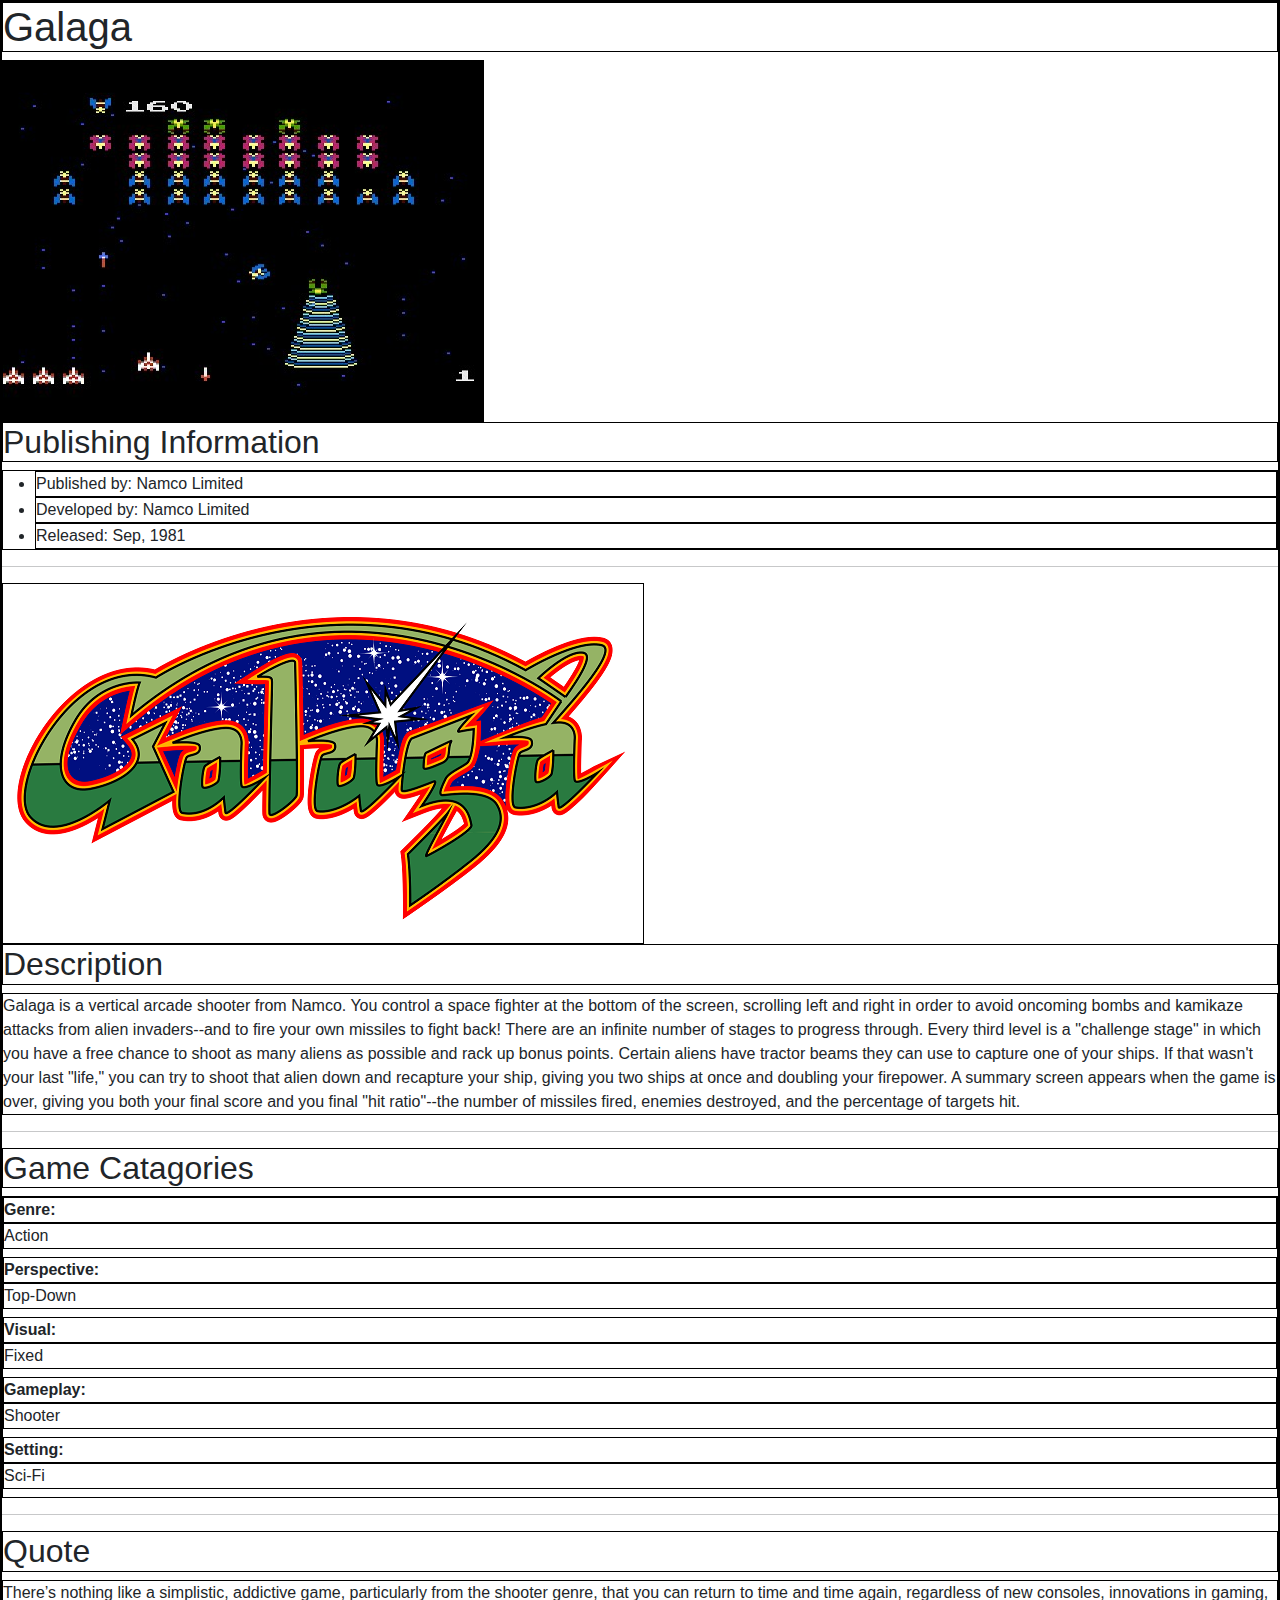
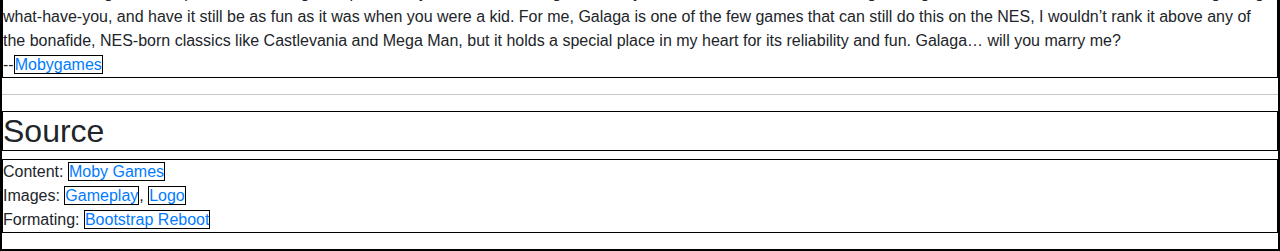
<file: galaga/index.html>
<!DOCTYPE html>
<html lang="en">
    <head>
        <title>Galaga</title>
        <meta charset = "utf-8">
        <link rel ="stylesheet" type="text/css" href = "bootstrapReboot.css">
    </head>
    <body>
        <h1>Galaga</h1>
        <img src = "images/gameplay.jpg" alt = "Galaga gameplay">
        <h2>
            Publishing Information
        </h2>
        <ul>
            <li>
                Published by: Namco Limited
            </li>
            <li>
                 Developed by: Namco Limited
            </li>
            <li>
                Released: Sep, 1981
            </li>
        </ul>
        <hr>
        <img src = "images/Galaga_logo.png" alt="Galaga Logo">
        <h2>Description</h2>
        <p>
            Galaga is a vertical arcade shooter from Namco. You control a space fighter at the bottom of the screen,
            scrolling left and right in order to avoid oncoming bombs and kamikaze attacks from alien invaders--and 
            to fire your own missiles to fight back! There are an infinite number of stages to progress through. Every 
            third level is a "challenge stage" in which you have a free chance to shoot as many aliens as possible and 
            rack up bonus points. Certain aliens have tractor beams they can use to capture one of your ships. If that 
            wasn't your last "life," you can try to shoot that alien down and recapture your ship, giving you two ships 
            at once and doubling your firepower. A summary screen appears when the game is over, giving you both
            your final score and you final "hit ratio"--the number of missiles fired, enemies destroyed, and the
            percentage of targets hit.
        </p>
        <hr>
        <h2>Game Catagories</h2>
        <dl>
            <dt>Genre: </dt><dd>Action</dd>
            <dt>Perspective: </dt><dd>Top-Down</dd>
            <dt>Visual: </dt><dd>Fixed</dd>
            <dt>Gameplay: </dt><dd>Shooter</dd>
            <dt>Setting: </dt><dd>Sci-Fi</dd>
        </dl>
        <hr>
        <h2>Quote</h2>
        <blockquote>
            There’s nothing like a simplistic, addictive game, particularly from the shooter genre, that you can return to 
            time and time again, regardless of new consoles, innovations in gaming, what-have-you, and have it still be as 
            fun as it was when you were a kid. For me, Galaga is one of the few games that can still do this on the NES, I 
            wouldn’t rank it above any of the bonafide, NES-born classics like Castlevania and Mega Man, but it holds a 
            special place in my heart for its reliability and fun. Galaga… will you marry me?<br>
            --<a href="https://www.mobygames.com/mobyrank/source/sourceId,2123/">Mobygames</a>
        </blockquote>
        <hr>
        <h2>Source</h2>
        <p>
            Content: <a href = "https://www.mobygames.com/game/galaga">Moby Games</a><br>
            Images: <a href = "https://www.youtube.com/watch?v=dvjapcHsqXY">Gameplay</a>, 
            <a href="https://commons.wikimedia.org/wiki/File:Galaga_logo.svg">Logo</a><br>
            Formating: <a href = "https://github.com/twbs/bootstrap/blob/master/dist/css/bootstrap-reboot.css">Bootstrap Reboot</a>
        </p>
    </body>
</html>
</file>
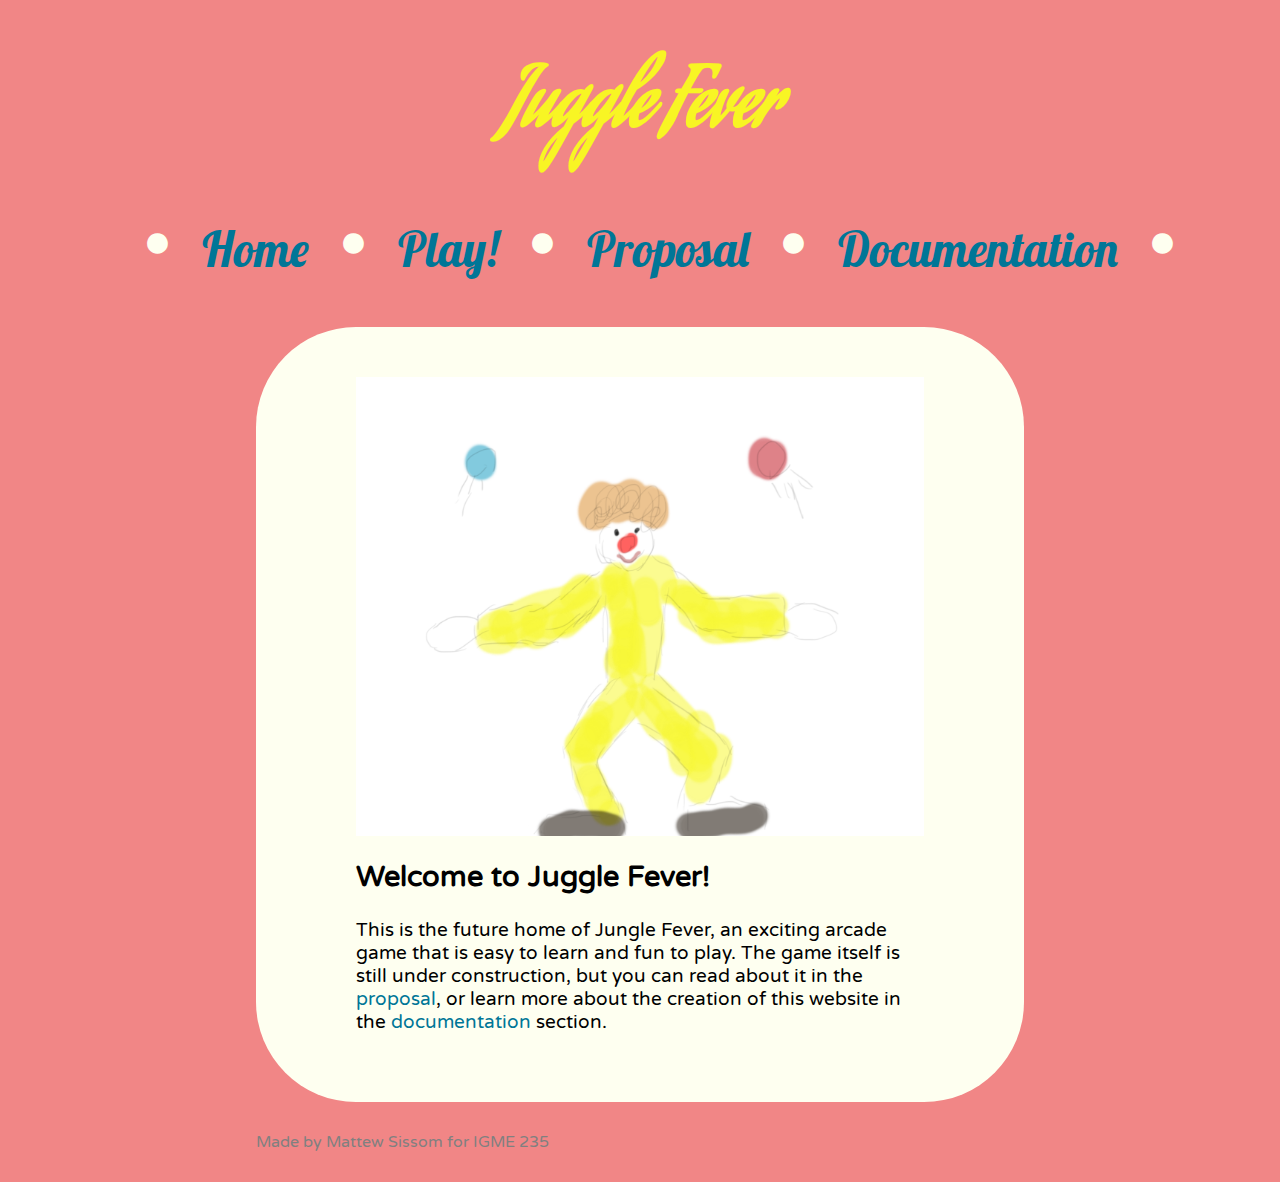
<file: project1/index.html>
<!DOCTYPE html>
<html lang="en">
    <head>
        <title>
            Juggle Fever
        </title>
        <meta charset="utf-8">
        <link href="https://fonts.googleapis.com/css?family=Aguafina+Script%7CLobster%7CVarela+Round&display=swap" rel="stylesheet">
        <link rel="stylesheet" type="text/css" href="css/main.css">
    </head>
    <body>
    <div id=content>
        <header>
            <h1>Juggle Fever</h1>
            <nav>
                <ul>
                    <!--dividers help space out elements in an asthetically pleasing way. 
                        I tried to put them in using css so my html could be more semantic, 
                        but couldn't do it with my current abilites-->
                        <li class = divider>●</li>
                        <li><a href = "index.html" >Home</a></li>
                        <li class = divider>●</li>
                        <li><a href = "project.html" >Play!</a></li>
                        <li class = divider>●</li>
                        <li><a href = "proposal.html" >Proposal</a></li>
                        <li class = divider>●</li>
                        <li><a href = "documentation.html" >Documentation</a></li>
                        <li class = divider>●</li>
                </ul>
            </nav>
        </header>
        <article id = welcome>
            <img id="clown1" src = "media/clown1.png" alt = "image of clown juggling a few balls">
            <h2>
            Welcome to Juggle Fever! 
            </h2>
            <p>This is the future home of Jungle Fever, an exciting arcade game that is easy to learn and fun to play. 
                The game itself is still under construction, but you can read about it in the <a href="proposal.html">proposal</a>, or 
                learn more about the creation of this website in the <a href="documentation.html">documentation</a> section. </p>
        </article>
        <footer>
            Made by Mattew Sissom for IGME 235
        </footer>
    </div>
    <!--Workaround for a bug in chrome with transitions. 
    For more info see here: https://stackoverflow.com/questions/14389566/stop-css-transition-from-firing-on-page-load-->
    <script> </script>
    </body>
</html>
</file>
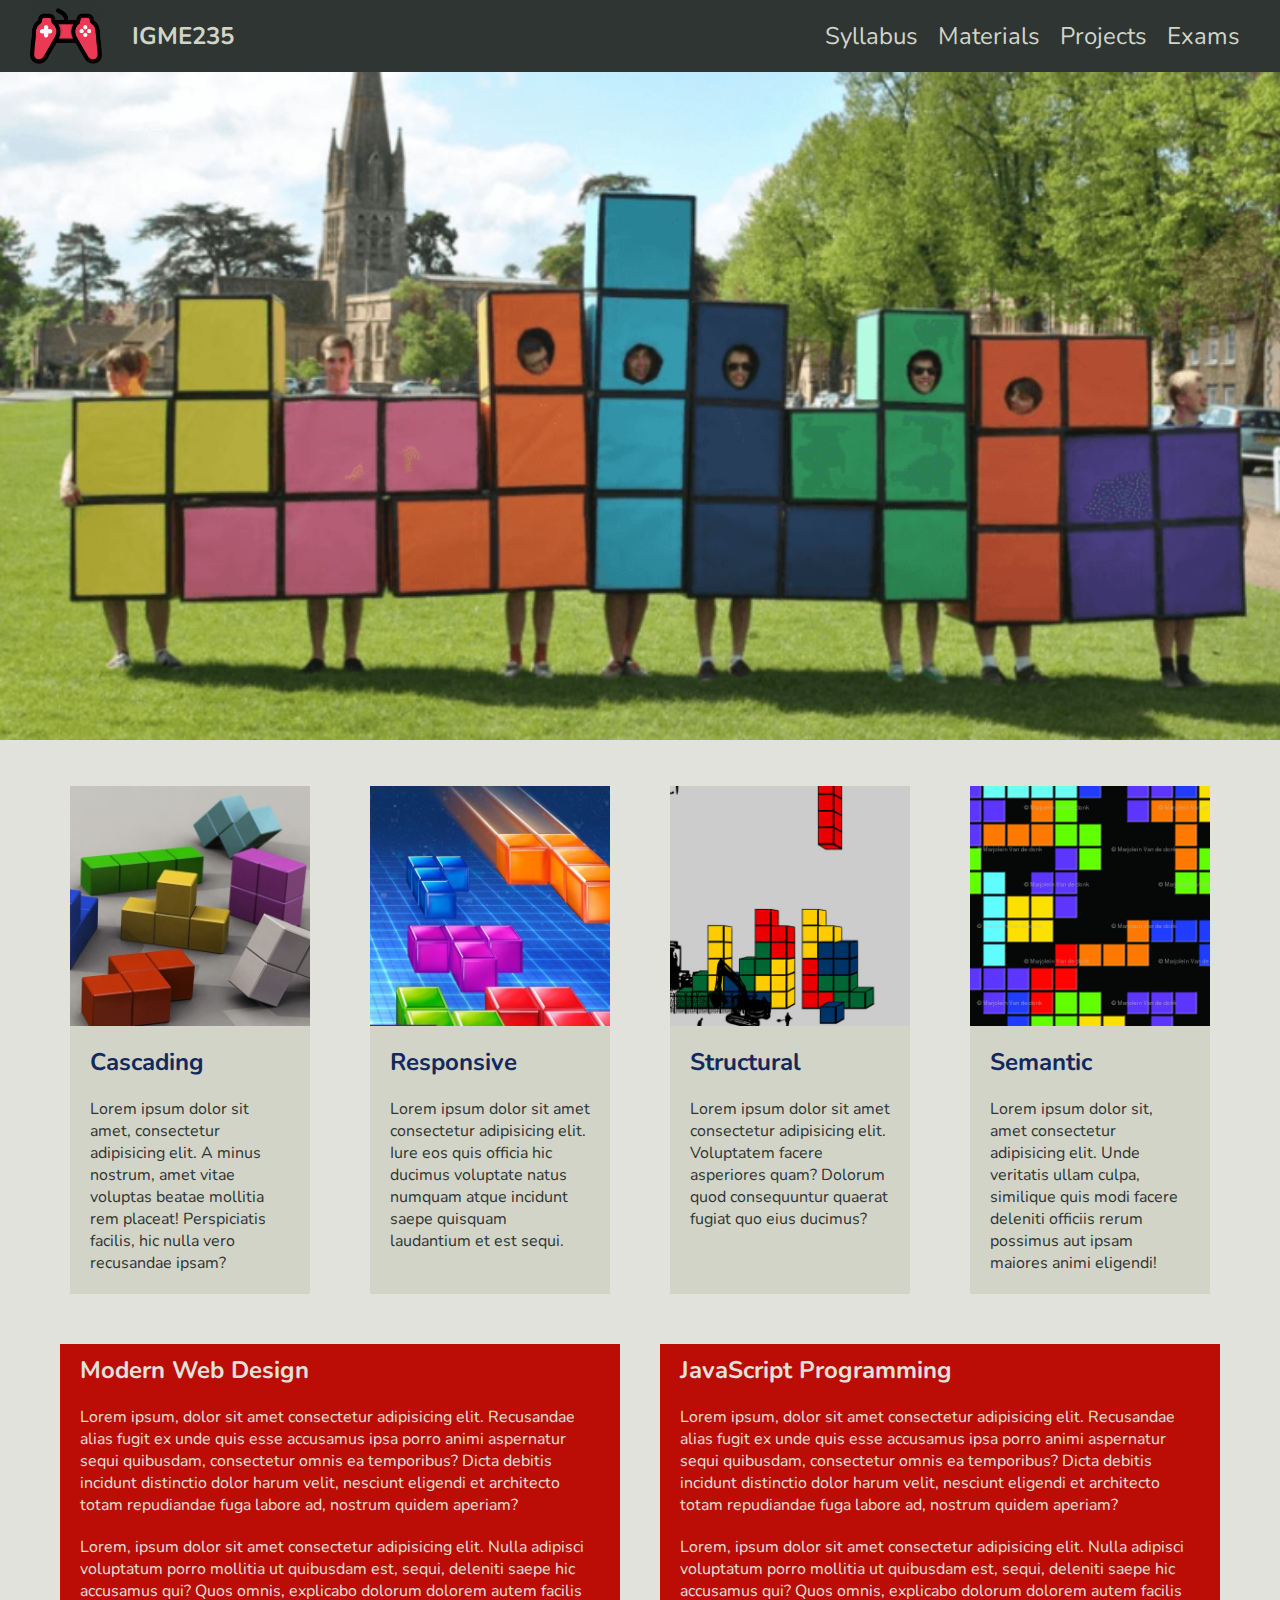
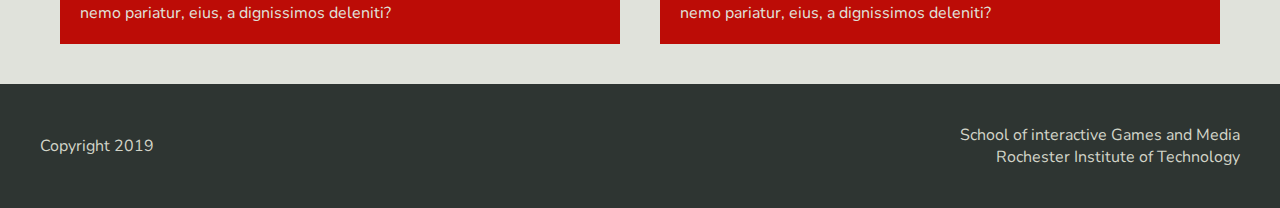
<file: specdesignhw/source/index.html>
<!DOCTYPE html>
<!--
    Matthew Sissom 2019
    URL: https://people.rit.edu/mes3585/235/specdesignhw/source
-->
<html lang="en">
<head>
    <meta charset="UTF-8">
    <meta name="viewport" content="width=device-width, initial-scale=1.0">
    <meta http-equiv="X-UA-Compatible" content="ie=edge">
    <link rel="stylesheet" type="text/css" href="style.css">
    <link href="https://fonts.googleapis.com/css?family=Nunito&display=swap" rel="stylesheet">
    <title>Document</title>
</head>
<body>
    <header>
        <div id="logoContainer">
            <img src="../sourceImages/206-512.png" alt="logo showing a red controller">
            <h1>
            IGME235
            </h1>
        </div>
        <nav>
        <ul>
            <li><a href="#">Syllabus</a></li>
            <li><a href="#">Materials</a></li>
            <li><a href="#">Projects</a></li>
            <li><a href="#">Exams</a></li>
        </ul>
        </nav>
    </header>
    <img id = "mainImage" src="../sourceImages/homemade-tetris-from-reddit-768x513.png" alt="men dressed in tetris costumes">
    <div id = "articlePreviews">
        <div class = "articlePreview">
            <img src="../sourceImages/tetris-hd-wallpapers-33758-3941517.jpg" alt="">
            <h2>Cascading</h2>
            <p>
            Lorem ipsum dolor sit amet, consectetur adipisicing elit. 
            A minus nostrum, amet vitae voluptas beatae mollitia rem 
            placeat! Perspiciatis facilis, hic nulla vero recusandae ipsam?
            </p>
        </div>
        <div class = "articlePreview">
            <img src="../sourceImages/tetris-hd-wallpapers-33758-4492289.jpg" alt="">
            <h2>Responsive</h2>
            <p>
            Lorem ipsum dolor sit amet consectetur adipisicing elit. 
            Iure eos quis officia hic ducimus voluptate natus numquam 
            atque incidunt saepe quisquam laudantium et est sequi.
            </p>
        </div>
        <div class = "articlePreview">
            <img src="../sourceImages/tetris-hd-wallpapers-33758-2927337.png" alt="">
            <h2>Structural</h2>
            <p>
            Lorem ipsum dolor sit amet consectetur adipisicing elit. 
            Voluptatem facere asperiores quam? Dolorum quod consequuntur 
            quaerat fugiat quo eius ducimus?
            </p>
        </div>
        <div class = "articlePreview">
            <img src="../sourceImages/tetris-hd-wallpapers-33758-972386.png" alt="">
            <h2>Semantic</h2>
            <p>
            Lorem ipsum dolor sit, amet consectetur adipisicing elit. 
            Unde veritatis ullam culpa, similique quis modi facere 
            deleniti officiis rerum possimus aut ipsam maiores animi 
            eligendi!
            </p>
        </div>
    </div>
    <div id = fullArticles>
        <article>
            <h2>
                Modern Web Design
            </h2>
            <p>
                Lorem ipsum, dolor sit amet consectetur adipisicing elit. 
                Recusandae alias fugit ex unde quis esse accusamus ipsa 
                porro animi aspernatur sequi quibusdam, consectetur omnis 
                ea temporibus? Dicta debitis incidunt distinctio dolor 
                harum velit, nesciunt eligendi et architecto totam repudiandae 
                fuga labore ad, nostrum quidem aperiam?
            </p>
            <p>
                Lorem, ipsum dolor sit amet consectetur adipisicing elit. 
                Nulla adipisci voluptatum porro mollitia ut quibusdam est, 
                sequi, deleniti saepe hic accusamus qui? Quos omnis, explicabo 
                dolorum dolorem autem facilis nemo pariatur, eius, a 
                dignissimos deleniti?
            </p>
        </article>
        <article>
            <h2>
                JavaScript Programming
            </h2>
            <p>
                Lorem ipsum, dolor sit amet consectetur adipisicing elit. 
                Recusandae alias fugit ex unde quis esse accusamus ipsa 
                porro animi aspernatur sequi quibusdam, consectetur omnis 
                ea temporibus? Dicta debitis incidunt distinctio dolor 
                harum velit, nesciunt eligendi et architecto totam repudiandae 
                fuga labore ad, nostrum quidem aperiam?
            </p>
            <p>
                Lorem, ipsum dolor sit amet consectetur adipisicing elit. 
                Nulla adipisci voluptatum porro mollitia ut quibusdam est, 
                sequi, deleniti saepe hic accusamus qui? Quos omnis, explicabo 
                dolorum dolorem autem facilis nemo pariatur, eius, a 
                dignissimos deleniti?
            </p>
        </article>
    </div>
    <footer>
        <p id = copyright>
            Copyright 2019
        </p>
        <p id = IgmeRit>
            School of interactive Games and Media<br>
            Rochester Institute of Technology
        </p>
    </footer>
</body>
</html>
</file>
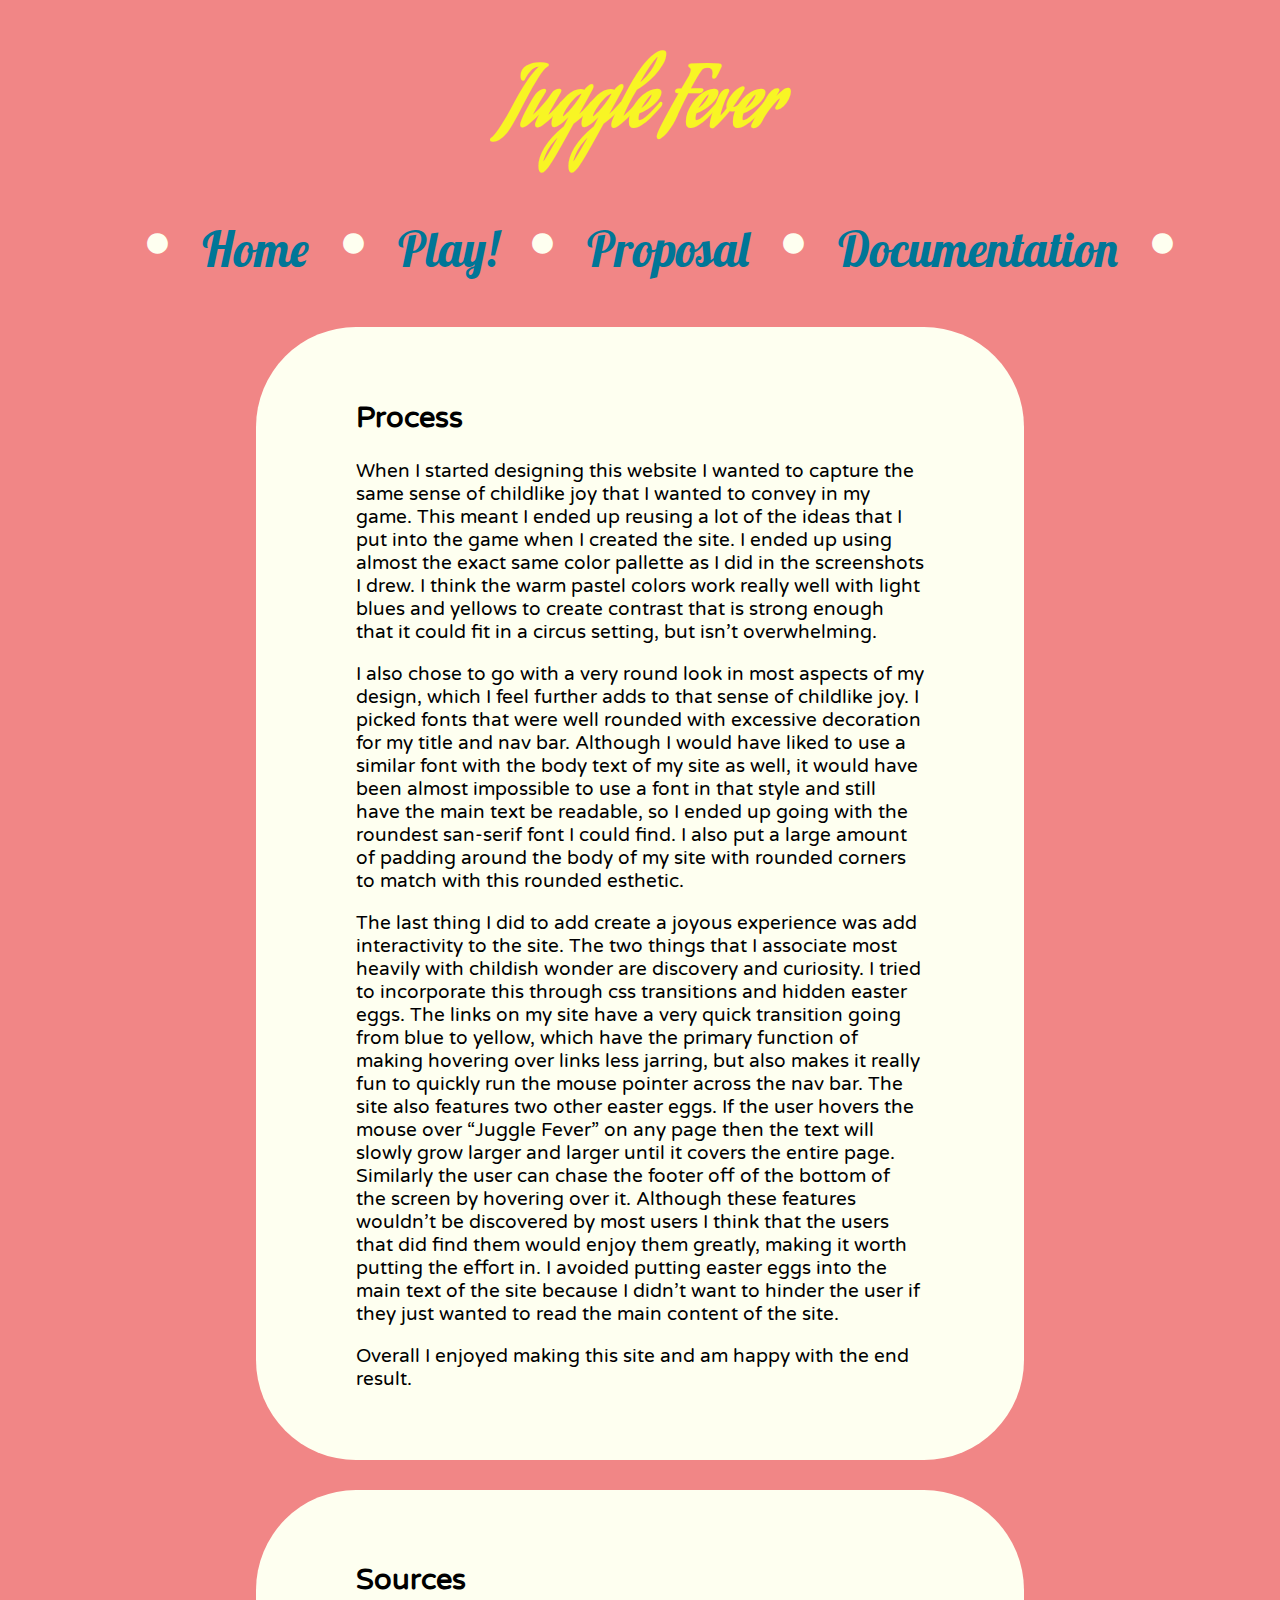
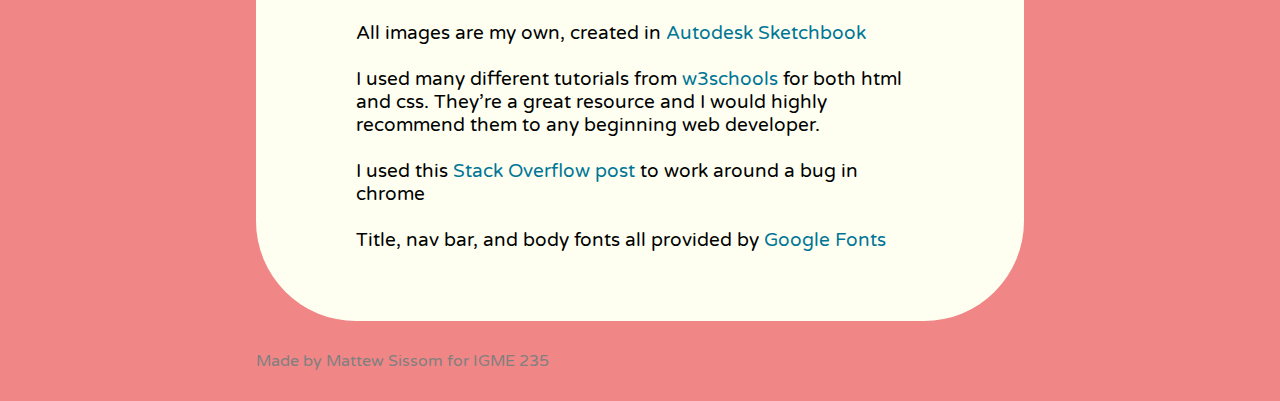
<file: project1/documentation.html>
<!DOCTYPE html>
<html lang="en">
    <head>
        <title>
            JF Documentation
        </title>
        <meta charset="utf-8">
        <link href="https://fonts.googleapis.com/css?family=Aguafina+Script%7CLobster%7CVarela+Round&display=swap" rel="stylesheet">
        <link rel="stylesheet" type="text/css" href="css/main.css">
    </head>
    <body>
    <div id=content>
        <header>
            <h1>Juggle Fever</h1>
            <nav>
                <ul>                    
                    <!--dividers help space out elements in an asthetically pleasing way. 
                    I tried to put them in using css so my html could be more semantic, 
                    but couldn't do it with my current abilites-->
                    <li class = divider>●</li>
                    <li><a href = "index.html" >Home</a></li>
                    <li class = divider>●</li>
                    <li><a href = "project.html" >Play!</a></li>
                    <li class = divider>●</li>
                    <li><a href = "proposal.html" >Proposal</a></li>
                    <li class = divider>●</li>
                    <li><a href = "documentation.html" >Documentation</a></li>
                    <li class = divider>●</li>
                    
                </ul>
            </nav>
        </header>
        <article>
            <h2>Process</h2>
            <p>
                When I started designing this website I wanted to capture the same sense of childlike joy that I wanted to convey in my game.
                 This meant I ended up reusing a lot of the ideas that I put into the game when I created the site. I ended up using almost 
                 the exact same color pallette as I did in the screenshots I drew. I think the warm pastel colors work really well with light 
                 blues and yellows to create contrast that is strong enough that it could fit in a circus setting, but isn’t overwhelming.
            </p>
            <p>
                I also chose to go with a very round look in most aspects of my design, which I feel further adds to that sense of childlike joy. 
                I picked fonts that were well rounded with excessive decoration for my title and nav bar. Although I would have liked to use a 
                similar font with the body text of my site as well, it would have been almost impossible to use a font in that style and still
                 have the main text be readable, so I ended up going with the roundest san-serif font I could find. I also put a large amount 
                 of padding around the body of my site with rounded corners to match with this rounded esthetic.
            </p>   
            <p>
                The last thing I did to add create a joyous experience was add interactivity to the site. The two things that I associate most 
                heavily with childish wonder are discovery and curiosity. I tried to incorporate this through css transitions and hidden easter 
                eggs. The links on my site have a very quick transition going from blue to yellow, which have the primary function of making 
                hovering over links less jarring, but also makes it really fun to quickly run the mouse pointer across the nav bar. The site 
                also features two other easter eggs. If the user hovers the mouse over “Juggle Fever” on any page then the text will slowly grow 
                larger and larger until it covers the entire page. Similarly the user can chase the footer off of the bottom of the screen by 
                hovering over it. Although these features wouldn’t be discovered by most users I think that the users that did find them would 
                enjoy them greatly, making it worth putting the effort in. I avoided putting easter eggs into the main text of the site because 
                I didn’t want to hinder the user if they just wanted to read the main content of the site. 
            </p>
            <p>
                Overall I enjoyed making this site and am happy with the end result. 
            </p>
        </article>
        <section>
            <h2>Sources</h2>
            <p>
                All images are my own, created in <a href="https://sketchbook.com/">Autodesk Sketchbook</a><br><br>

                I used many different tutorials from <a href ="https://www.w3schools.com/">w3schools</a> for both html and css. 
                They’re a great resource and I would highly recommend them to any beginning web developer.<br><br>
                    
                I used this <a href="https://stackoverflow.com/questions/14389566/stop-css-transition-from-firing-on-page-load">Stack Overflow post</a> to work around a bug in chrome<br><br>

                Title, nav bar, and body fonts all provided by <a href="https://fonts.google.com/?query=agua&selection.family=Aguafina+Script%7CLobster%7CVarela+Round">Google Fonts</a>
            </p>
        </section>
        <footer>
            Made by Mattew Sissom for IGME 235
        </footer>
    </div>
    <!--Workaround for a bug in chrome with transitions. 
    For more info see here: https://stackoverflow.com/questions/14389566/stop-css-transition-from-firing-on-page-load-->
    <script> </script>
    </body>
</html>
</file>
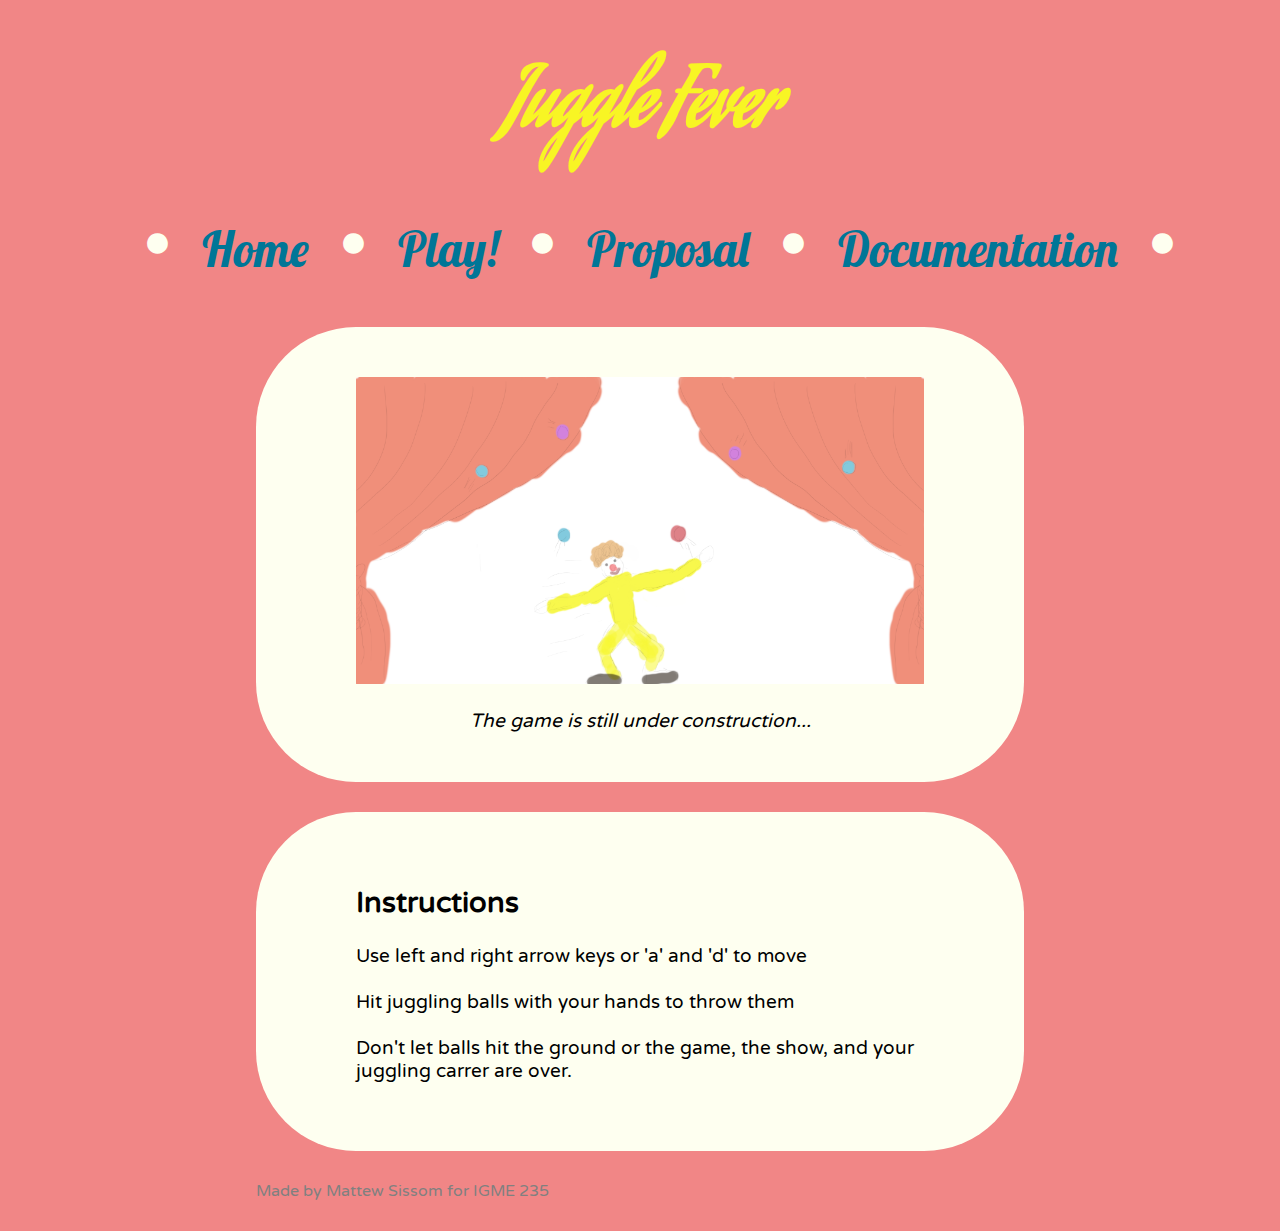
<file: project1/project.html>
<!DOCTYPE html>
<html lang="en">
    <head>
        <title>
            Juggle Fever
        </title>
        <meta charset="utf-8">
        <link href="https://fonts.googleapis.com/css?family=Aguafina+Script%7CLobster%7CVarela+Round&display=swap" rel="stylesheet">
        <link rel="stylesheet" type="text/css" href="css/main.css">
    </head>
    <body>
    <div id=content>
        <header>
            <h1>Juggle Fever</h1>
            <nav>
                <ul>                    
                    <!--dividers help space out elements in an asthetically pleasing way. 
                    I tried to put them in using css so my html could be more semantic, 
                    but couldn't do it with my current abilites-->
                    <li class = divider>●</li>
                    <li><a href = "index.html" >Home</a></li>
                    <li class = divider>●</li>
                    <li><a href = "project.html" >Play!</a></li>
                    <li class = divider>●</li>
                    <li><a href = "proposal.html" >Proposal</a></li>
                    <li class = divider>●</li>
                    <li><a href = "documentation.html" >Documentation</a></li>
                    <li class = divider>●</li>
                </ul>
            </nav>
        </header>
        <article class="screenshots">
            <img id = "gameImg" src="media/screenshot2.png" alt="temp image of gameplay">
            <p id = "underConstruction">
                The game is still under construction...
            </p>
        </article>
        <section>
            <h2>Instructions</h2>
            <p>
                Use left and right arrow keys or 'a' and 'd' to move<br><br>
                Hit juggling balls with your hands to throw them<br><br>
                Don't let balls hit the ground or the game, the show, and your juggling carrer are over. <br>
        </section>
        <footer>
            Made by Mattew Sissom for IGME 235
        </footer>
    </div>
    <!--Workaround for a bug in chrome with transitions. 
    For more info see here: https://stackoverflow.com/questions/14389566/stop-css-transition-from-firing-on-page-load-->
    <script> </script>
    </body>
</html>
</file>
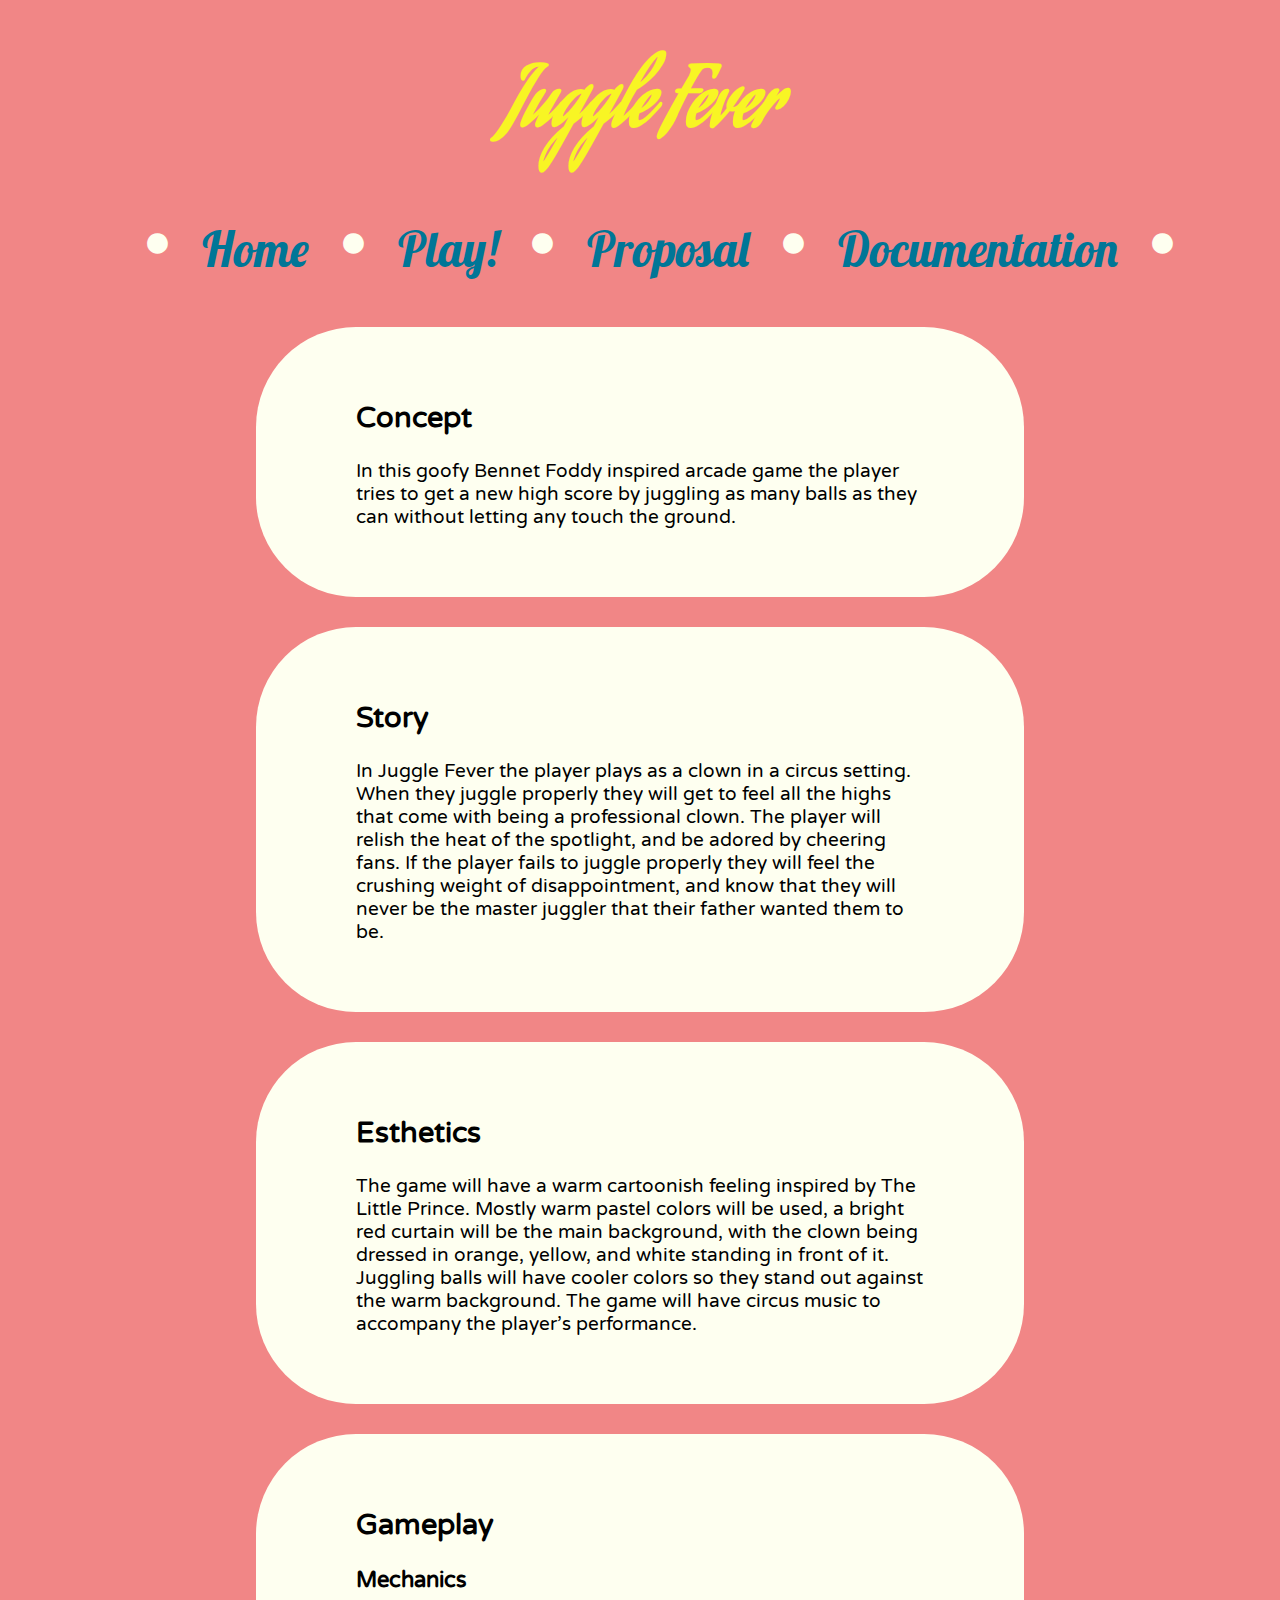
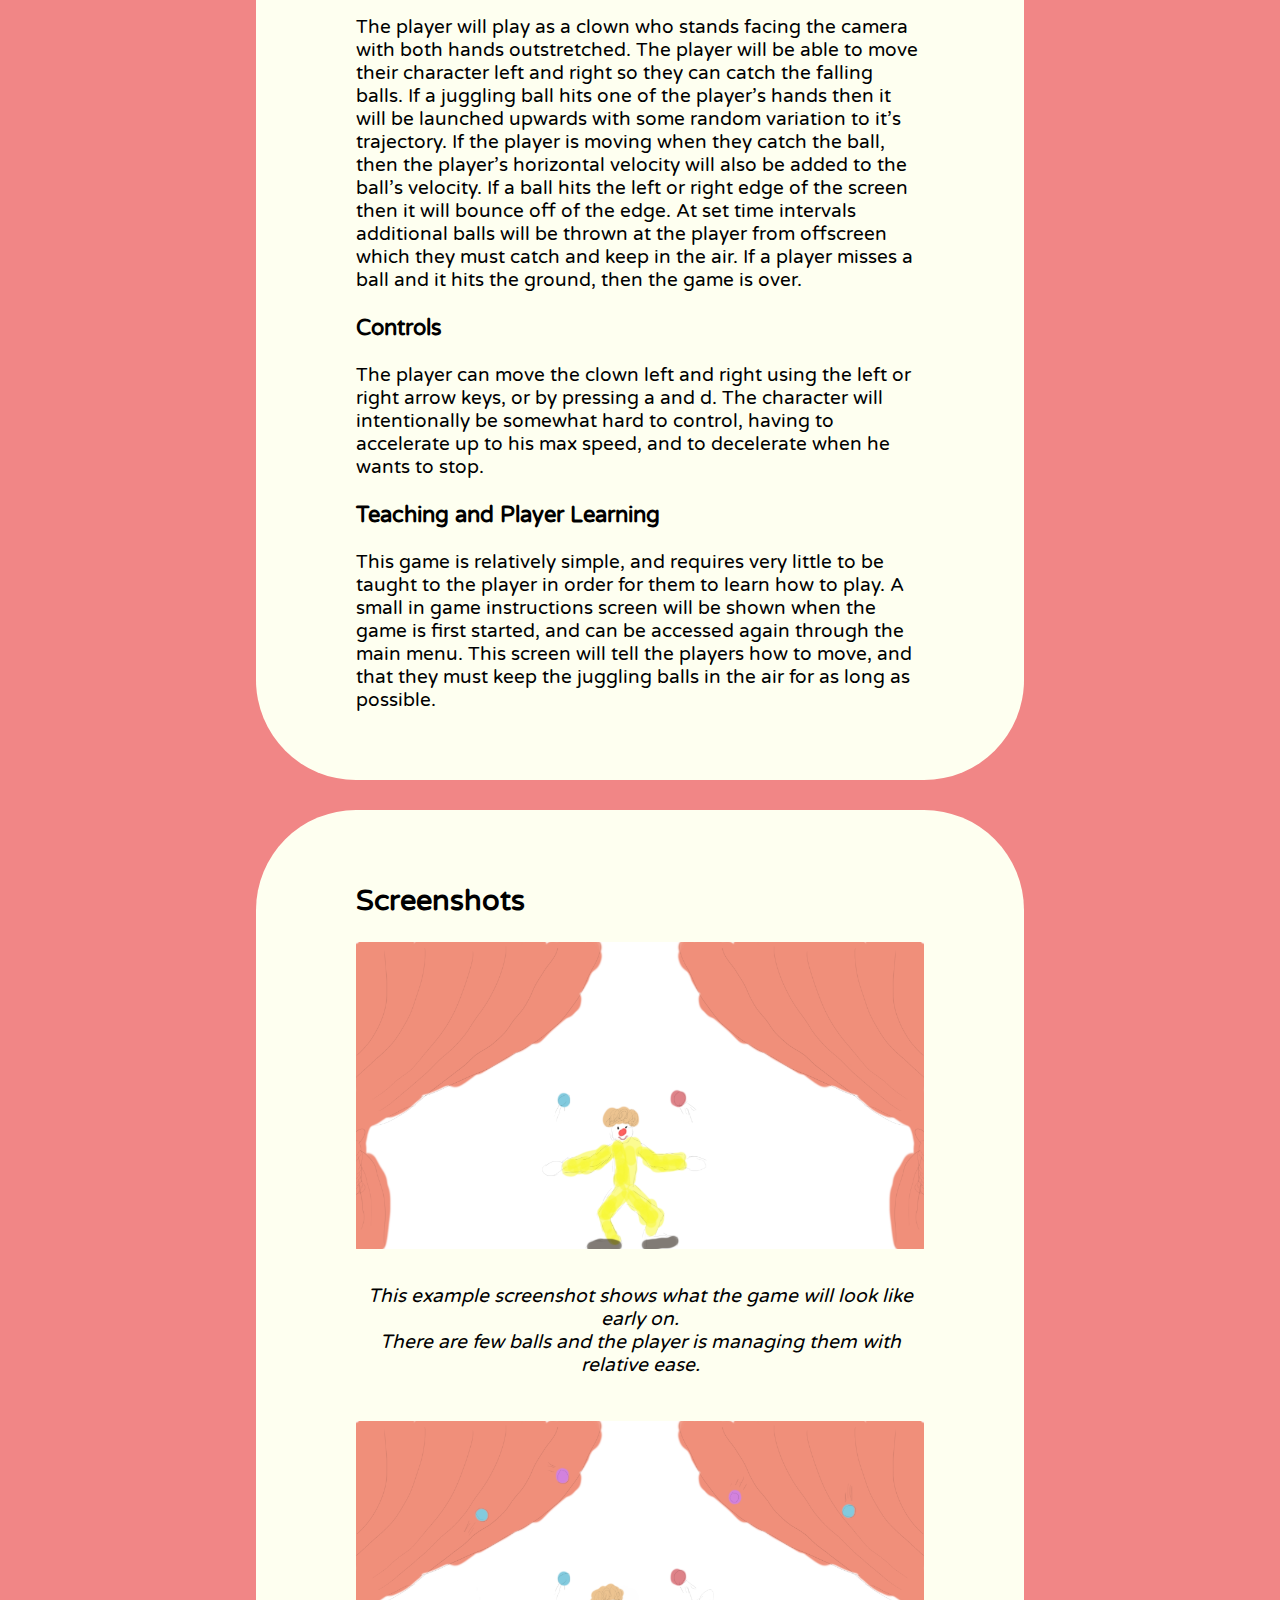
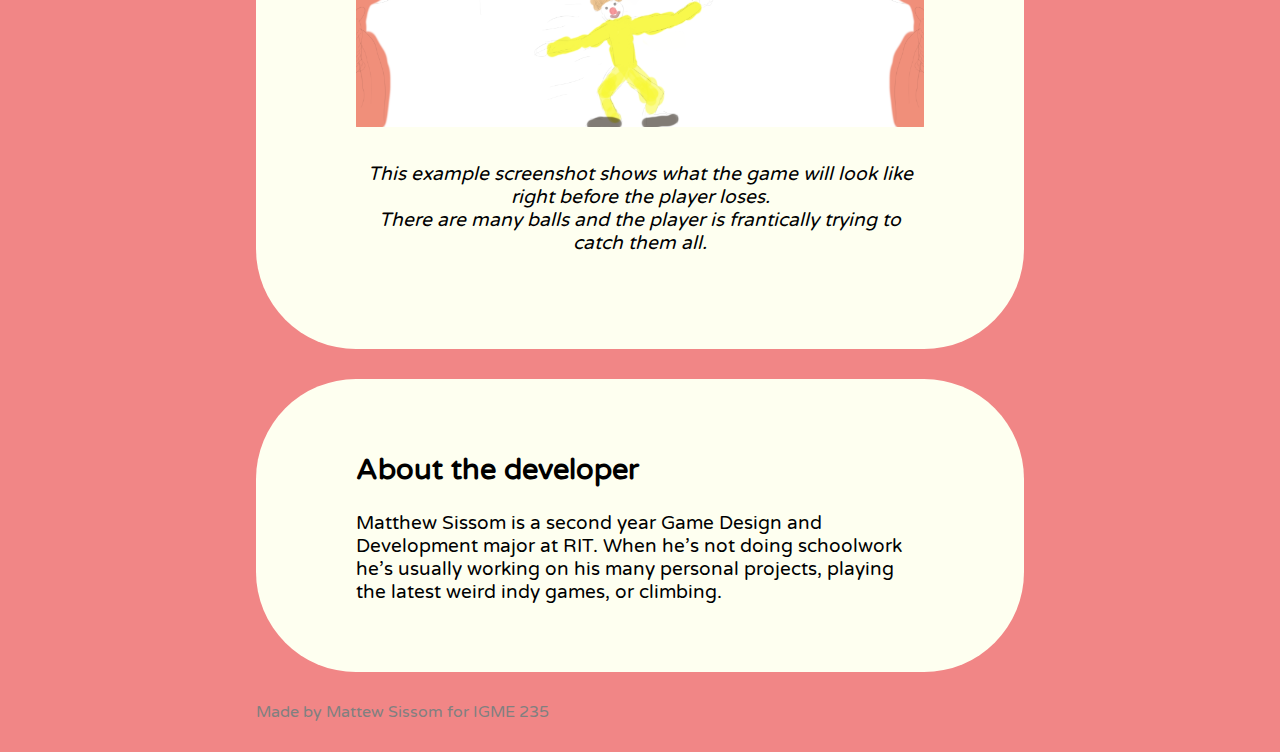
<file: project1/proposal.html>
<!DOCTYPE html>
<html lang="en">
    <head>
        <title>
            JF Proposal
        </title>
        <meta charset="utf-8">
        <link href="https://fonts.googleapis.com/css?family=Aguafina+Script%7CLobster%7CVarela+Round&display=swap" rel="stylesheet">
        <link rel="stylesheet" type="text/css" href="css/main.css">
    </head>
    <body>
    <div id=content>
        <header>
            <h1>Juggle Fever</h1>
            <nav>
                <ul>                    
                    <!--dividers help space out elements in an asthetically pleasing way. 
                    I tried to put them in using css so my html could be more semantic, 
                    but couldn't do it with my current abilites-->
                    <li class = divider>●</li>
                    <li><a href = "index.html" >Home</a></li>
                    <li class = divider>●</li>
                    <li><a href = "project.html" >Play!</a></li>
                    <li class = divider>●</li>
                    <li><a href = "proposal.html" >Proposal</a></li>
                    <li class = divider>●</li>
                    <li><a href = "documentation.html" >Documentation</a></li>
                    <li class = divider>●</li>
                </ul>
            </nav>
        </header>
            <section>
            <h2>Concept</h2>
            <p>
                In this goofy Bennet Foddy inspired arcade game the player tries to get a new high 
                score by juggling as many balls as they can without letting any touch the ground.
            </p>
            </section>
            <section>
                <h2>Story</h2>
                <p>
                    In Juggle Fever the player plays as a clown in a circus setting. When they 
                    juggle properly they will get to feel all the highs that come with being a professional 
                    clown. The player will relish the heat of the spotlight, and be adored by cheering fans. 
                    If the player fails to juggle properly they will feel the crushing weight of disappointment, 
                    and know that they will never be the master juggler that their father wanted them to be. 
                </p>
            </section>
            <section>
                <h2>Esthetics</h2>
                <p>
                    The game will have a warm cartoonish feeling inspired by The Little Prince. Mostly warm pastel colors will be used, 
                    a bright red curtain will be the main background, with the clown being dressed in orange, yellow, and white standing 
                    in front of it. Juggling balls will have cooler colors so they stand out against the warm background. The game will have circus 
                    music to accompany the player’s performance.

                </p>
            </section>
            <section>
                <h2>Gameplay</h2>
                <h3>Mechanics</h3>
                <p>
                    The player will play as a clown who stands facing the camera with both hands outstretched. 
                    The player will be able to move their character left and right so they can catch the falling balls.
                    If a juggling ball hits one of the player’s hands then it will be launched upwards with some 
                    random variation to it’s trajectory. If the player is moving when they catch the ball, then the player’s horizontal velocity 
                    will also be added to the ball’s velocity. If a ball hits the left or right edge of the screen then 
                    it will bounce off of the edge. At set time intervals additional balls will be thrown at the 
                    player from offscreen which they must catch and keep in the air. If a player misses a ball and it 
                    hits the ground, then the game is over.
                </p>
                <h3>Controls</h3>
                <p>
                    The player can move the clown left and right using the left or right arrow keys, or by pressing a and d. 
                    The character will intentionally be somewhat hard to control, having to accelerate up to his max speed, 
                    and to decelerate when he wants to stop.
                </p>
                <h3>Teaching and Player Learning</h3>
                <p>
                    This game is relatively simple, and requires very little to be taught to the player in order for them to learn 
                    how to play. A small in game instructions screen will be shown when the game is first started, and can be accessed 
                    again through the main menu. This screen will tell the players how to move, and that they must keep the juggling 
                    balls in the air for as long as possible.
                </p>
            </section>
            <section class = screenshots>
                <h2>Screenshots</h2>
                <img src="media/screenshot1.png" alt = "Image of clown with few balls">
                <p>
                    This example screenshot shows what the game will look like early on.<br>
                    There are few balls and the player is managing them with relative ease.
                </p>
                <img src="media/screenshot2.png" alt = "Image of clown in motion with many balls">
                <p>
                    This example screenshot shows what the game will look like right before the player loses.<br>
                    There are many balls and the player is frantically trying to catch them all.
                </p>
            </section>
            <article>
                <h2>About the developer</h2>
                <p>
                    Matthew Sissom is a second year Game Design and Development major at RIT. When he’s not 
                    doing schoolwork he’s usually working on his many personal projects, playing the latest 
                    weird indy games, or climbing.
                </p>
            </article>
        <footer>
            Made by Mattew Sissom for IGME 235
        </footer>
    </div>
    <!--Workaround for a bug in chrome with transitions. 
    For more info see here: https://stackoverflow.com/questions/14389566/stop-css-transition-from-firing-on-page-load-->
    <script> </script>
    </body>
</html>
</file>
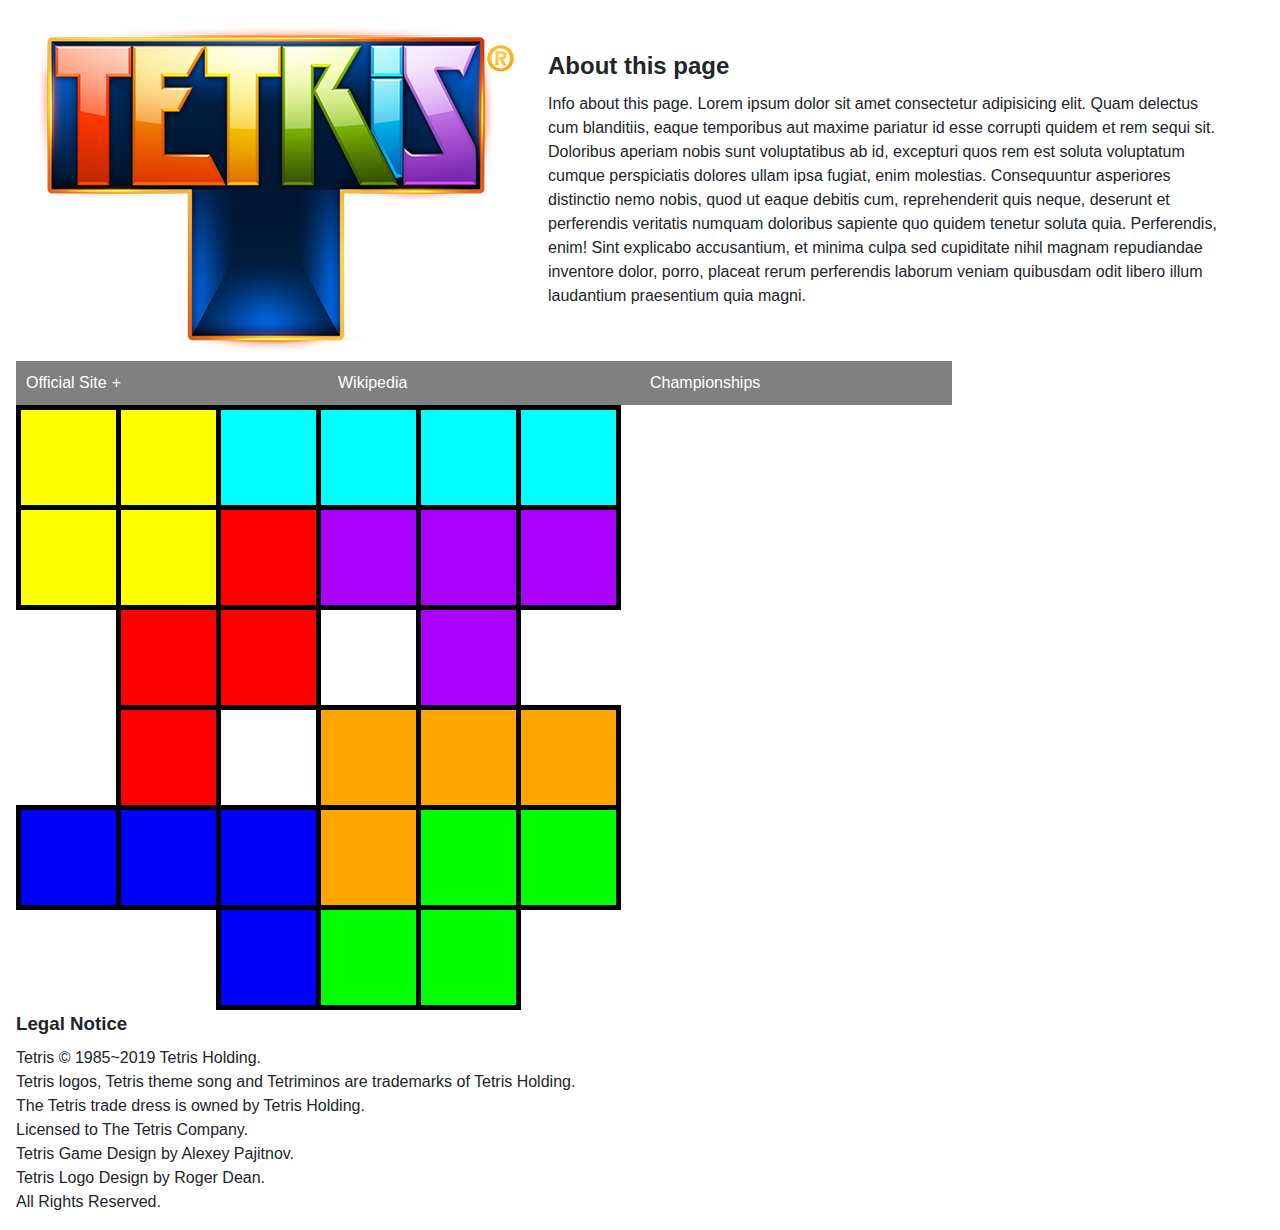
<file: tetris-grid-start-files/tetris-grid.html>
<!DOCTYPE html>

<!-- You'll make changes to this file and to
    css/gridstyles.css this time. No others.  -->

<html lang="en">

<head>
    <meta charset="UTF-8">
    <meta name="viewport" content="width=device-width, initial-scale=1.0">
    <meta http-equiv="X-UA-Compatible" content="ie=edge">
    <title>Tetris Grid</title>
    <!-- <link rel="stylesheet" href="css/reset.css"> -->
    <!-- <link rel="stylesheet" href="css/normalize.css"> -->
    <link rel="stylesheet" href="css/bootstrap-reboot.css">
    <link rel="stylesheet" href="css/gridstyles.css">
</head>

<body>
    <div id="wrapper">
        <h1 class="game">Tetris</h1>
        <section id="introduction">
            <h2>About this page</h2>
            <p>Info about this page. Lorem ipsum dolor sit amet consectetur adipisicing elit. 
                Quam delectus cum blanditiis, eaque temporibus aut maxime pariatur id esse 
                corrupti quidem et rem sequi sit. Doloribus aperiam nobis sunt voluptatibus 
                ab id, excepturi quos rem est soluta voluptatum cumque perspiciatis dolores 
                ullam ipsa fugiat, enim molestias. Consequuntur asperiores distinctio nemo 
                nobis, quod ut eaque debitis cum, reprehenderit quis neque, deserunt et 
                perferendis veritatis numquam doloribus sapiente quo quidem tenetur soluta 
                quia. Perferendis, enim! Sint explicabo accusantium, et minima culpa sed 
                cupiditate nihil magnam repudiandae inventore dolor, porro, placeat rerum 
                perferendis laborum veniam quibusdam odit libero illum laudantium praesentium 
                quia magni.
            </p>
        </section>
        <ul class="menu">
            <li class="submenu"><a href="http://tetris.com">Official Site</a>
            <ul class ="menu">
                <li>
                <a href="http://google.com">Link 1</a>
                <a href="http://netflix.com">Link 2</a>
                <a href="http://facebook.com">Link 3</a>
                </li>
            </ul></li>
            <li><a href="https://en.wikipedia.org/wiki/Tetris">Wikipedia</a></li>
            <li><a href="https://thectwc.com">Championships</a></li>
        </ul>

        <section id="tetgrid">
            <div class="tet" id="i">
                <img src="images/Tetris_I.svg" alt="I-Block">
            </div>
            <div class="tet" id="j">
                <img src="images/Tetris_J.svg" alt="J-Block">
            </div>
            <div class="tet" id="l">
                <img src="images/Tetris_L.svg" alt="L-Block">
            </div>
            <div class="tet" id="o">
                <img src="images/Tetris_O.svg" alt="O-Block">
            </div>
            <div class="tet" id="s">
                <img src="images/Tetris_S.svg" alt="S-Block">
            </div>
            <div class="tet" id="t">
                <img src="images/Tetris_T.svg" alt="T-Block">
            </div>
            <div class="tet" id="z">
                <img src="images/Tetris_Z.svg" alt="Z-Block">
            </div>
        </section>
        <footer>
            <h3>Legal Notice</h3>
            Tetris © 1985~2019 Tetris Holding.<br>
            Tetris logos, Tetris theme song and Tetriminos are trademarks of Tetris Holding.<br>
            The Tetris trade dress is owned by Tetris Holding.<br>
            Licensed to The Tetris Company.<br>
            Tetris Game Design by Alexey Pajitnov.<br>
            Tetris Logo Design by Roger Dean.<br>
            All Rights Reserved.<br>
        </footer>
    </div>
</body>

</html>
</file>
<file: project1/css/main.css>
/*--------css used for all pages------*/

body{
    margin: 0 10vw;
    background-color: rgb(241, 134, 134);
    font-family: 'Varela Round', sans-serif;
}

#content{
    margin: 0px 10vw;   
}

/*title css*/
header h1{
    font-family: 'Aguafina Script', cursive;
    text-align: center;
    margin: 3rem auto;
    font-size: 5rem;
    color: rgb(248, 245, 36);
    transition: font-size .5s ease-out, color .5s ease-out;
}

/*nav*/
header nav{
    color: black;
    font-size: 3rem;
    margin: 3rem auto;
    font-family: 'Lobster', cursive;
}

header nav ul{
    display: flex;
    margin: auto;
    justify-content: center;
    list-style: none;
    justify-items: center;
}

nav .divider{
    margin: -10px 30px 0px;
    color: rgb(254, 255, 240);
    text-align: center;
}

/*general links*/
a {
    text-decoration: none;
    transition: color .15s;
    transition-timing-function: ease-in;
}

a:link, a:visited{
    color: rgb(0, 118, 151);
}

a:hover{
    color: rgb(205, 108, 224);
}

a:active{
    color: rgb(241, 134, 134);
}

/*nav links*/
nav a:hover{
    color: rgb(248, 245, 36);
}

nav a:active{
    color:white;
}

/*body formating*/
article, section{
    font-size: 1.2rem;
    background-color: rgb(254, 255, 240);
    padding: 50px 100px;
    margin: 30px 0px;
    border-radius: 100px;
}

footer{
    color: grey;
    margin:30px 0px;
    transition: margin .5s;
}

/*-------css for specific pages---------*/

/*game page + proposal page*/
.screenshots p{
    text-align: center;
    font-style: italic;
    margin: 30px auto 45px;
}

#underConstruction{
    margin: 20px auto 0px;
}

.screenshots img{
    max-width: 100%;
}

/*home page*/
#clown1{
    display: block;
    margin: 0px auto ;
    width: 100%;
    max-width: 100%;
}

/*---------media queries----------*/

@media only screen and (max-width: 1000px) {
    header nav ul{
        flex-direction: column;
        text-align: center;
        align-items: center;
    }
    header .divider{
        display: none;
    }
    #content{
        margin: 0px auto;   
    }
    article, section{
        min-width: 300px;
        margin: 30px auto;
    }
}

/*-------easter egg css--------*/

/*if the user hovers over the title of the site
it will slowly grow larger and larger */
header h1:hover{
    transition: font-size 20s ease-in-out, color 10s ease-in;
    font-size: 30rem;
    color: rgb(255, 251, 0);
}

/*the user can chase my name off of the bottom of the
screen by hovering over it*/
footer:hover{
    transition: margin 5s ease-in;
    margin: 100px 0px 30px;
}
</file>
<file: specdesignhw/source/style.css>
body{
    background-color: #e0e2db;
    font-family: "Nunito", Arial, sans-serif;
    margin: 0;
}

/*I couldn't get arial rounded bold to work consistently so I also included a google web font*/
h1, h2, nav li a {
    font-family: "Arial Rounded MT Bold", "Nunito", "Helvetica Rounded",Arial, sans-serif;
    font-size: 1.5rem;
}

/*reuse the same style for header and footer*/
header, footer{
    display: flex;
    height: auto;
    background-color: #2e3532;
    color: #d2d4c8;
    justify-content: space-between;
    align-items: center;
    flex-wrap: wrap;
    margin: 0;
}

/*style to space logo and igme properly*/
#logoContainer{
    height: 8vh;
    width : auto;
    display: flex;
    justify-content: center;
    align-items: center;
}
#logoContainer img{
    height: 8vh;
    margin: 0 30px;
}

nav{
    margin: 0 30px;
}

nav ul{
    list-style-type: none;
    display: flex;
    width: auto;
    justify-content: space-between;
    align-items: center;
}

nav li{
    margin: 0 10px;
}

/*link coloring*/
nav li a:link, nav li a:visited{
    text-decoration: none;
    font-size: 1.5rem;
    color: #d2d4c8;
}
nav li a:hover{
    text-decoration: none;
    font-size: 1.5rem;
    color: #bc0c06;
}
nav li a:active{
    text-decoration: none;
    font-size: 1.5rem;
    color: #ee1009;
}

#mainImage{
    width: 100vw;
}

/*resue the same flexbox properties for the article previews and full articles*/
#articlePreviews, #fullArticles{
    display: flex;
    flex-flow: row wrap;
    height: auto;
    width: auto;
    margin: 30px 40px;
    justify-content: space-between;
}

.articlePreview{
    display: flex;
    flex-flow: column nowrap;
    height: auto;
    width: 20%;
    min-width: 12rem;
    background-color: #d2d4c8;
    margin: 10px auto;
}

.articlePreview h2{
    margin: 20px 20px 10px;
    color: #13295c;
}


.articlePreview p{
    margin: 10px 20px 20px;
    color: #2e3532;
}

/*ensure that images remain square while still filling up as much space as possible*/
.articlePreview img{
    height: auto;
    width: 100%;
}

#fullArticles article{
    background-color: #bc0c06;
    color: #e0e2db;
    margin: 10px auto;
    width: 46.66%;
    min-width: 25rem;
}

#fullArticles p, #fullArticles h2{
    margin: 10px 20px 20px;
}

footer p{
    margin: 40px;
}

#IgmeRit{
    text-align: right;
}
</file>
<file: tetris-grid-start-files/css/gridstyles.css>
body{
    margin: 1rem;
}

.game{
    width: 500px;
    height: 345px;
    background: url(../images/tetris-logo.png) no-repeat;
    text-indent: -9999px;
}

#introduction{
    margin: 2rem;
}

ul.menu {
    list-style: none;
    margin: 0;
    padding: 0;
    display: flex;
}

.menu a {
    display: block;
    background: gray;
    padding: 10px;
    color: white;
    text-decoration: none;
    transition: transform 0.1 ease-in, background-color 0.5s linear;
}

.menu li {
    width: 25%;
}

@media (max-width: 550px) {
	.menu li {
		width: 100%;
	}
}

.menu a:hover {
	background: red;
    color: yellow;
    transform:scale(1.1);
}
ul.menu ul li {
    width:100%;
}
ul.menu ul {
    display:none;
}
ul.menu li:hover ul {
    display:flex;
}
.menu .submenu>a:after {
    content: "+";
    padding-left:5px;
}

#wrapper {
    display: grid;
    grid-template-areas:
    "logo" 
    "menu" 
    "intro" 
    "playground" 
    "footer";   
}

img{
    transition-property: transform;
    transition-duration: 2s;
}

img:hover {
    transform: rotate(-90deg);
}

#tetgrid {
    display: grid;
    grid-template-columns: repeat(6, 100px);
    grid-template-rows: repeat(6, 100px);
}

div.tet {
    overflow: visible;
}

#o {
    grid-column: 1/3;
    grid-row: 1/span 2;
}

#i {
    grid-column: 3/-1;
    grid-row: span 1;
}

#z img {
    transform-origin: 0 0;
    transform: translateX(205px) rotate(90deg);
}

#z {
    grid-column: 2/span 2;
    grid-row: 2/span 3;
}

#l{
    grid-column: 4 /span 3;
    grid-row: 4 / span 2;
}

#j{
    grid-row: 5 / span 3;
}

#s{
    grid-row: 5/ span 2;
    grid-column: 4 / span 2;
}

@media only screen and (min-width: 850px){
    #wrapper{
        grid-template-areas:
        "logo       intro"
        "menu       menu"
        "playground playground"
        "footer     footer";

        grid-template-columns: 500px auto;
        grid-template-rows: 345px auto auto auto;
    }
} 

h1.game { grid-area: logo; }
ul.menu { grid-area: menu; }
#introduction { grid-area: intro; }
#tetgrid { grid-area: playground; }
footer { grid-area: footer; }
</file>
<file: galaga/bootstrapReboot.css>
/*!
 * Bootstrap Reboot v4.3.1 (https://getbootstrap.com/)
 * Copyright 2011-2019 The Bootstrap Authors
 * Copyright 2011-2019 Twitter, Inc.
 * Licensed under MIT (https://github.com/twbs/bootstrap/blob/master/LICENSE)
 * Forked from Normalize.css, licensed MIT (https://github.com/necolas/normalize.css/blob/master/LICENSE.md)
 */
*,
*::before,
*::after {
  box-sizing: border-box;
  border: 1px solid black;
}

body {
  margin: 0;
  font-family: -apple-system, BlinkMacSystemFont, "Segoe UI", Roboto, "Helvetica Neue", Arial, "Noto Sans", sans-serif, "Apple Color Emoji", "Segoe UI Emoji", "Segoe UI Symbol", "Noto Color Emoji";
  font-size: 1rem;
  font-weight: 400;
  line-height: 1.5;
  color: #212529;
  background-color: #fff;
  -webkit-text-size-adjust: 100%;
  -webkit-tap-highlight-color: rgba(0, 0, 0, 0);
}

[tabindex="-1"]:focus:not(:focus-visible) {
  outline: 0 !important;
}

hr {
  margin: 1rem 0;
  color: inherit;
  background-color: currentColor;
  border: 0;
  opacity: 0.25;
}

hr:not([size]) {
  height: 1px;
}

h1, h2, h3, h4, h5, h6 {
  margin-top: 0;
  margin-bottom: 0.5rem;
  font-weight: 500;
  line-height: 1.2;
}

h1 {
  font-size: 2.5rem;
}

h2 {
  font-size: 2rem;
}

h3 {
  font-size: 1.75rem;
}

h4 {
  font-size: 1.5rem;
}

h5 {
  font-size: 1.25rem;
}

h6 {
  font-size: 1rem;
}

p {
  margin-top: 0;
  margin-bottom: 1rem;
}

abbr[title],
abbr[data-original-title] {
  text-decoration: underline;
  -webkit-text-decoration: underline dotted;
  text-decoration: underline dotted;
  cursor: help;
  -webkit-text-decoration-skip-ink: none;
  text-decoration-skip-ink: none;
}

address {
  margin-bottom: 1rem;
  font-style: normal;
  line-height: inherit;
}

ol,
ul {
  padding-left: 2rem;
}

ol,
ul,
dl {
  margin-top: 0;
  margin-bottom: 1rem;
}

ol ol,
ul ul,
ol ul,
ul ol {
  margin-bottom: 0;
}

dt {
  font-weight: 700;
}

dd {
  margin-bottom: .5rem;
  margin-left: 0;
}

blockquote {
  margin: 0 0 1rem;
}

b,
strong {
  font-weight: bolder;
}

small {
  font-size: 80%;
}

sub,
sup {
  position: relative;
  font-size: 75%;
  line-height: 0;
  vertical-align: baseline;
}

sub {
  bottom: -.25em;
}

sup {
  top: -.5em;
}

a {
  color: #007bff;
  text-decoration: none;
}

a:hover {
  color: #0056b3;
  text-decoration: underline;
}

a:not([href]), a:not([href]):hover {
  color: inherit;
  text-decoration: none;
}

pre,
code,
kbd,
samp {
  font-family: SFMono-Regular, Menlo, Monaco, Consolas, "Liberation Mono", "Courier New", monospace;
  font-size: 1em;
}

pre {
  display: block;
  margin-top: 0;
  margin-bottom: 1rem;
  overflow: auto;
  font-size: 87.5%;
}

pre code {
  font-size: inherit;
  color: inherit;
  word-break: normal;
}

code {
  font-size: 87.5%;
  color: #e83e8c;
  word-wrap: break-word;
}

a > code {
  color: inherit;
}

kbd {
  padding: 0.2rem 0.4rem;
  font-size: 87.5%;
  color: #fff;
  background-color: #212529;
  border-radius: 0.2rem;
}

kbd kbd {
  padding: 0;
  font-size: 100%;
  font-weight: 700;
}

figure {
  margin: 0 0 1rem;
}

img {
  vertical-align: middle;
}

svg {
  overflow: hidden;
  vertical-align: middle;
}

table {
  border-collapse: collapse;
}

caption {
  padding-top: 0.5rem;
  padding-bottom: 0.5rem;
  color: #6c757d;
  text-align: left;
  caption-side: bottom;
}

th {
  text-align: inherit;
}

label {
  display: inline-block;
  margin-bottom: 0.5rem;
}

button {
  border-radius: 0;
}

button:focus {
  outline: 1px dotted;
  outline: 5px auto -webkit-focus-ring-color;
}

input,
button,
select,
optgroup,
textarea {
  margin: 0;
  font-family: inherit;
  font-size: inherit;
  line-height: inherit;
}

button,
input {
  overflow: visible;
}

button,
select {
  text-transform: none;
}

select {
  word-wrap: normal;
}

[list]::-webkit-calendar-picker-indicator {
  display: none;
}

button,
[type="button"],
[type="reset"],
[type="submit"] {
  -webkit-appearance: button;
}

button:not(:disabled),
[type="button"]:not(:disabled),
[type="reset"]:not(:disabled),
[type="submit"]:not(:disabled) {
  cursor: pointer;
}

::-moz-focus-inner {
  padding: 0;
  border-style: none;
}

input[type="date"],
input[type="time"],
input[type="datetime-local"],
input[type="month"] {
  -webkit-appearance: textfield;
}

textarea {
  overflow: auto;
  resize: vertical;
  -webkit-appearance: textfield;
}

fieldset {
  min-width: 0;
  padding: 0;
  margin: 0;
  border: 0;
}

legend {
  float: left;
  width: 100%;
  padding: 0;
  margin-bottom: 0.5rem;
  font-size: 1.5rem;
  line-height: inherit;
  color: inherit;
  white-space: normal;
}

mark {
  padding: 0.2em;
  background-color: #fcf8e3;
}

progress {
  vertical-align: baseline;
}

::-webkit-datetime-edit {
  overflow: visible;
  line-height: 0;
}

[type="search"] {
  outline-offset: -2px;
  -webkit-appearance: textfield;
}

::-webkit-search-decoration {
  -webkit-appearance: none;
}

::-webkit-color-swatch-wrapper {
  padding: 0;
}

::-webkit-file-upload-button {
  font: inherit;
  -webkit-appearance: button;
}

output {
  display: inline-block;
}

summary {
  display: list-item;
  cursor: pointer;
}

template {
  display: none;
}

main {
  display: block;
}

[hidden] {
  display: none !important;
}
/*# sourceMappingURL=bootstrap-reboot.css.map */
</file>
